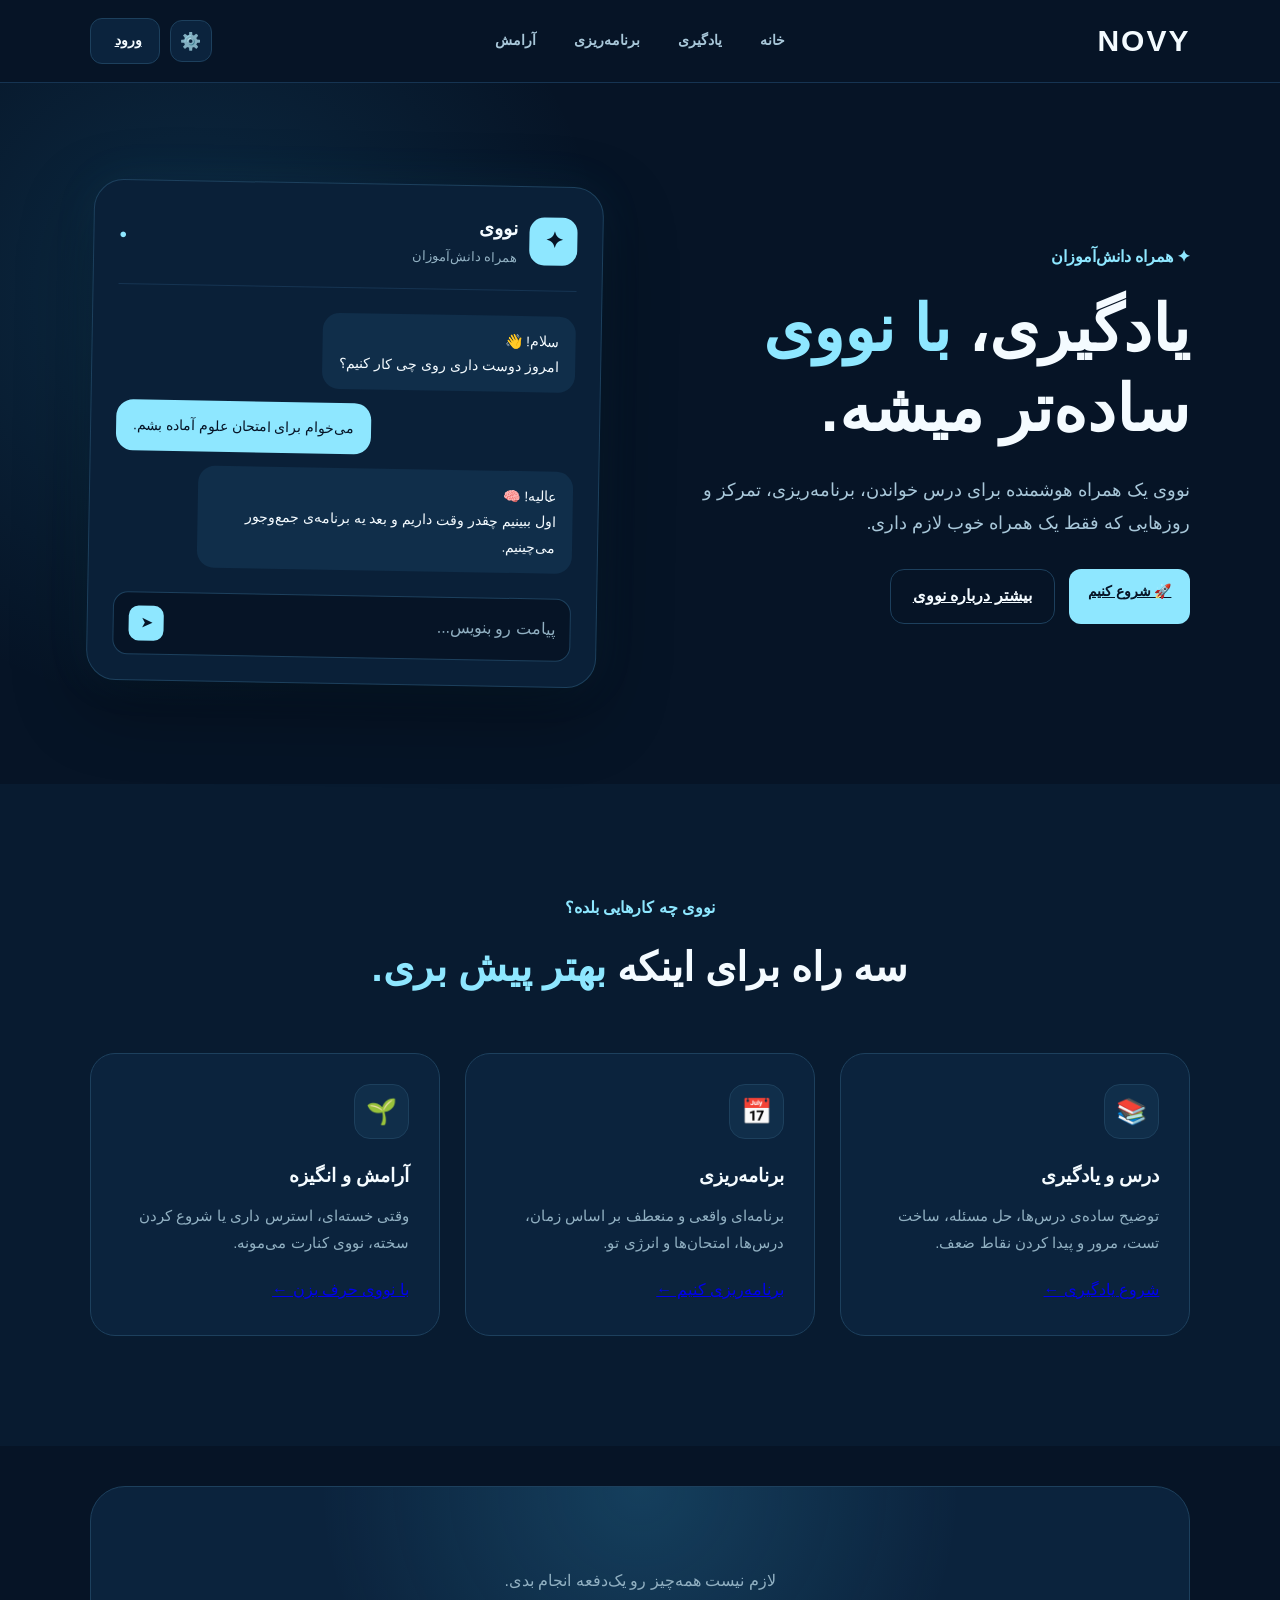
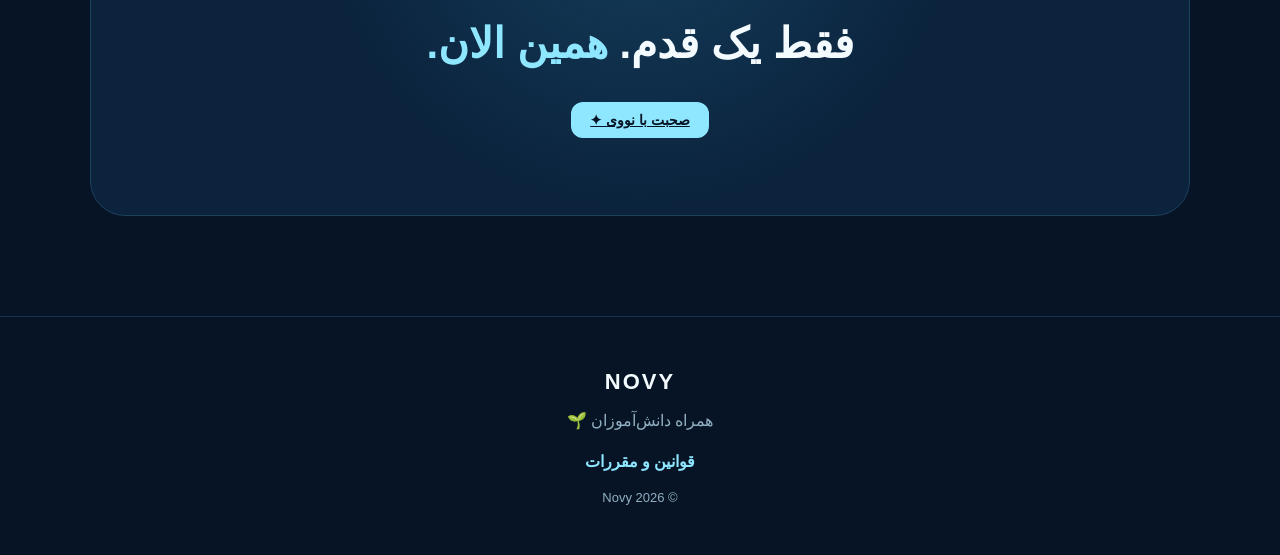
<file: index.html>
<!DOCTYPE html>
<html lang="fa" dir="rtl">

<head>
    <meta charset="UTF-8">

    <meta
        name="viewport"
        content="width=device-width, initial-scale=1.0"
    >

    <title>نووی | همراه دانش‌آموزان</title>

    <link rel="stylesheet" href="style.css">
</head>

<body>

    <!-- ==================== Navbar ==================== -->

    <header class="navbar">

        <a href="#home" class="logo">
            NOVY
        </a>

        <nav class="menu">

            <a href="#home" data-i18n="home">
                خانه
            </a>

            <a href="#learning" data-i18n="learning">
                یادگیری
            </a>

            <a href="#planning" data-i18n="planning">
                برنامه‌ریزی
            </a>

            <a href="#calm" data-i18n="calm">
                آرامش
            </a>

        </nav>

        <div class="navbar-actions">

            <button
                class="settings-button"
                id="themeButton"
                aria-label="تنظیمات تم"
                data-i18n-aria="themeSettings"
            >
                ⚙️
            </button>

            <a
                href="login.html"
                class="login-button"
                data-i18n="login"
            >
                ورود
            </a>

        </div>

    </header>


    <!-- ==================== Theme Panel ==================== -->

    <div
        class="theme-panel"
        id="themePanel"
    >

        <div class="theme-panel-header">

            <h3 data-i18n="novyAppearance">
                ظاهر نووی
            </h3>

            <button
                class="close-theme-panel"
                id="closeThemePanel"
                aria-label="بستن"
                data-i18n-aria="close"
            >
                ×
            </button>

        </div>


        <p
            class="theme-panel-description"
            data-i18n="chooseTheme"
        >
            تم مورد علاقه‌ات رو انتخاب کن.
        </p>


        <!-- ==================== Language ==================== -->

        <div class="language-section">

            <h4 data-i18n="language">
                زبان
            </h4>

            <div class="language-options">

                <button
                    class="language-option"
                    data-lang="fa"
                >
                    فارسی
                </button>

                <button
                    class="language-option"
                    data-lang="en"
                >
                    English
                </button>

                <button
                    class="language-option"
                    data-lang="ar"
                >
                    العربية
                </button>

            </div>

        </div>


        <!-- ==================== Themes ==================== -->

        <div class="theme-options">

            <button
                class="theme-option"
                data-theme="black"
            >

                <span
                    class="theme-preview black-preview"
                ></span>

                <span data-i18n="black">
                    مشکی
                </span>

            </button>


            <button
                class="theme-option"
                data-theme="navy"
            >

                <span
                    class="theme-preview navy-preview"
                ></span>

                <span data-i18n="navy">
                    سرمه‌ای
                </span>

            </button>


            <button
                class="theme-option"
                data-theme="ice"
            >

                <span
                    class="theme-preview ice-preview"
                ></span>

                <span data-i18n="ice">
                    یخی
                </span>

            </button>

        </div>

    </div>


    <!-- ==================== Main ==================== -->

    <main>

        <!-- ==================== Hero ==================== -->

        <section
            class="hero"
            id="home"
        >

            <div class="hero-content">

                <p
                    class="eyebrow"
                    data-i18n="eyebrow"
                >
                    ✦ همراه دانش‌آموزان
                </p>

                <h1 data-i18n="heroTitle">
                    یادگیری،
                    <span>با نووی</span>
                    ساده‌تر میشه.
                </h1>

                <p
                    class="hero-description"
                    data-i18n="heroDescription"
                >
                    نووی یک همراه هوشمنده برای درس خواندن،
                    برنامه‌ریزی، تمرکز و روزهایی که
                    فقط یک همراه خوب لازم داری.
                </p>

                <div class="hero-buttons">

                    <a
                        href="login.html"
                        class="primary-button"
                        data-i18n="start"
                    >
                        🚀 شروع کنیم
                    </a>

                    <a
                        href="#features"
                        class="secondary-button"
                        data-i18n="aboutNovy"
                    >
                        بیشتر درباره نووی
                    </a>

                </div>

            </div>


            <!-- ==================== Novy Chat Preview ==================== -->

            <div class="novy-card">

                <div class="card-header">

                    <div class="novy-avatar">
                        ✦
                    </div>

                    <div>

                        <h3 data-i18n="novy">
                            نووی
                        </h3>

                        <p data-i18n="studentCompanion">
                            همراه دانش‌آموزان
                        </p>

                    </div>

                    <span class="online">
                        ●
                    </span>

                </div>


                <div class="chat-preview">

                    <div class="message novy-message">

                        <span data-i18n="chatHello">
                            سلام! 👋
                        </span>

                        <br>

                        <span data-i18n="chatQuestion">
                            امروز دوست داری روی چی کار کنیم؟
                        </span>

                    </div>


                    <div
                        class="message user-message"
                        data-i18n="chatUser"
                    >
                        می‌خوام برای امتحان علوم آماده بشم.
                    </div>


                    <div class="message novy-message">

                        <span data-i18n="chatGreat">
                            عالیه! 🧠
                        </span>

                        <br>

                        <span data-i18n="chatPlan">
                            اول ببینیم چقدر وقت داریم و
                            بعد یه برنامه‌ی جمع‌وجور می‌چینیم.
                        </span>

                    </div>

                </div>


                <div class="fake-input">

                    <span data-i18n="fakeInput">
                        پیامت رو بنویس...
                    </span>

                    <button>
                        ➤
                    </button>

                </div>

            </div>

        </section>


        <!-- ==================== Features ==================== -->

        <section class="features" id="features">

            <div class="section-title">

                <p data-i18n="whatNovyDoes">
                    نووی چه کارهایی بلده؟
                </p>

                <h2 data-i18n="threeWays">
                    سه راه برای اینکه
                    <span>
                        بهتر پیش بری.
                    </span>
                </h2>

            </div>


            <div class="feature-grid">


                <!-- ==================== Learning ==================== -->

                <article
                    class="feature-card"
                    id="learning"
                >

                    <div class="feature-icon">
                        📚
                    </div>

                    <h3 data-i18n="learningTitle">
                        درس و یادگیری
                    </h3>

                    <p data-i18n="learningDescription">
                        توضیح ساده‌ی درس‌ها، حل مسئله،
                        ساخت تست، مرور و پیدا کردن نقاط ضعف.
                    </p>

                    <a
                        href="login.html"
                        data-i18n="learningButton"
                    >
                        شروع یادگیری ←
                    </a>

                </article>


                <!-- ==================== Planning ==================== -->

                <article
                    class="feature-card"
                    id="planning"
                >

                    <div class="feature-icon">
                        📅
                    </div>

                    <h3 data-i18n="planningTitle">
                        برنامه‌ریزی
                    </h3>

                    <p data-i18n="planningDescription">
                        برنامه‌ای واقعی و منعطف بر اساس
                        زمان، درس‌ها، امتحان‌ها و انرژی تو.
                    </p>

                    <a
                        href="login.html"
                        data-i18n="planningButton"
                    >
                        برنامه‌ریزی کنیم ←
                    </a>

                </article>


                <!-- ==================== Calm ==================== -->

                <article
                    class="feature-card"
                    id="calm"
                >

                    <div class="feature-icon">
                        🌱
                    </div>

                    <h3 data-i18n="calmTitle">
                        آرامش و انگیزه
                    </h3>

                    <p data-i18n="calmDescription">
                        وقتی خسته‌ای، استرس داری یا
                        شروع کردن سخته، نووی کنارت می‌مونه.
                    </p>

                    <a
                        href="login.html"
                        data-i18n="calmButton"
                    >
                        با نووی حرف بزن ←
                    </a>

                </article>

            </div>

        </section>


        <!-- ==================== Final Section ==================== -->

        <section class="final-section">

            <p data-i18n="finalDescription">
                لازم نیست همه‌چیز رو یک‌دفعه انجام بدی.
            </p>

            <h2 data-i18n="finalTitle">
                فقط یک قدم.
                <span>
                    همین الان.
                </span>
            </h2>

            <a
                href="login.html"
                class="primary-button"
                data-i18n="talkToNovy"
            >
                صحبت با نووی ✦
            </a>

        </section>

    </main>


    <!-- ==================== Footer ==================== -->

    <footer>

        <div class="footer-logo">
            NOVY
        </div>

        <p data-i18n="footerCompanion">
            همراه دانش‌آموزان 🌱
        </p>

        <p class="footer-links">
            <a href="terms.html" data-i18n="termsLink">قوانین و مقررات</a>
        </p>

        <p class="copyright">
            © 2026 Novy
        </p>

    </footer>


    <script src="script.js"></script>

</body>

</html>
</file>
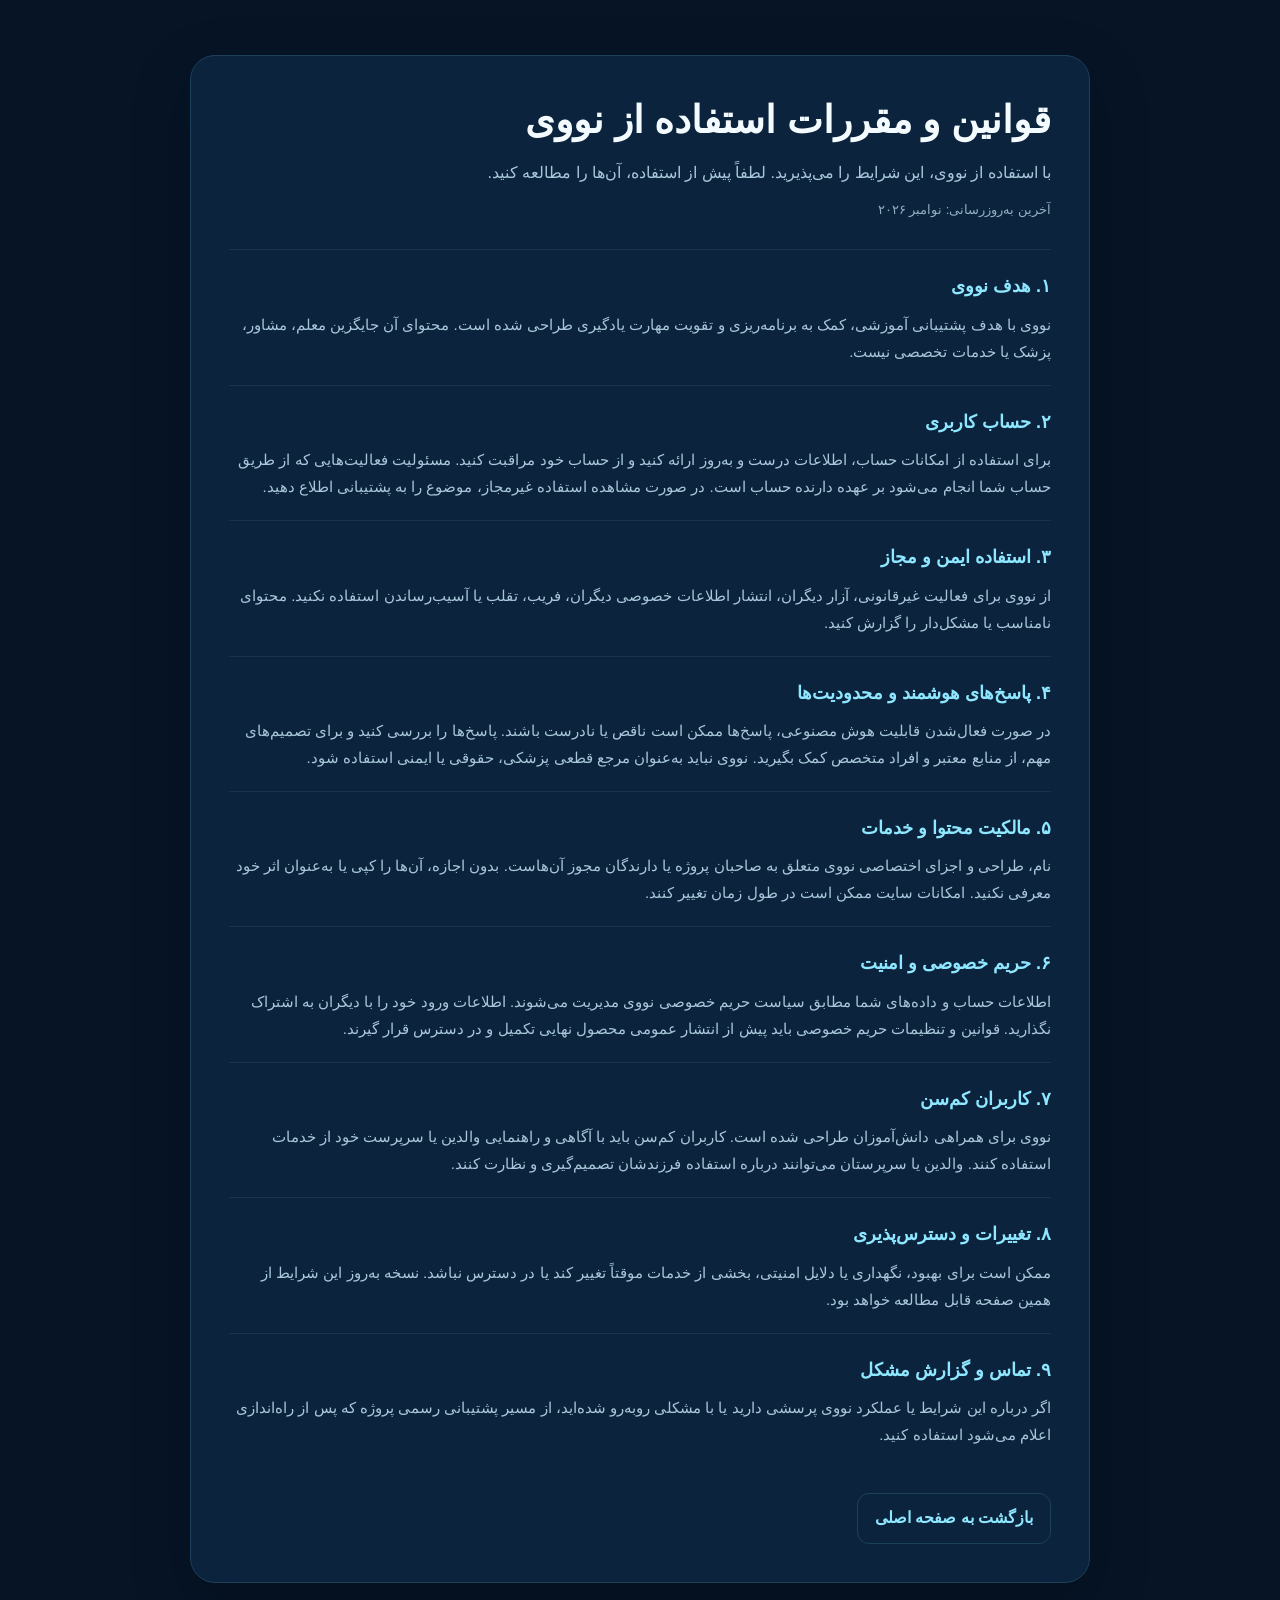
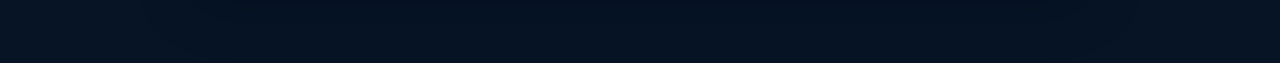
<file: terms.html>
<!DOCTYPE html>
<html lang="fa" dir="rtl">
<head>
    <meta charset="UTF-8">
    <meta name="viewport" content="width=device-width, initial-scale=1.0">
    <meta name="description" content="قوانین و مقررات استفاده از نووی">
    <title>قوانین و مقررات | نووی</title>
    <link rel="stylesheet" href="style.css">
</head>
<body data-page="terms">
    <main class="terms-page">
        <article class="terms-container">
            <h1 data-i18n="termsHeading">قوانین و مقررات استفاده از نووی</h1>
            <p class="terms-intro" data-i18n="termsIntro">با استفاده از نووی، این شرایط را می‌پذیرید. لطفاً پیش از استفاده، آن‌ها را مطالعه کنید.</p>
            <p class="terms-updated" data-i18n="termsUpdated">آخرین به‌روزرسانی: نوامبر ۲۰۲۶</p>
            <section class="terms-section"><h2 data-i18n="termsS1Title">۱. هدف نووی</h2><p data-i18n="termsS1Text">نووی با هدف پشتیبانی آموزشی، کمک به برنامه‌ریزی و تقویت مهارت یادگیری طراحی شده است. محتوای آن جایگزین معلم، مشاور، پزشک یا خدمات تخصصی نیست.</p></section>
            <section class="terms-section"><h2 data-i18n="termsS2Title">۲. حساب کاربری</h2><p data-i18n="termsS2Text">برای استفاده از امکانات حساب، اطلاعات درست و به‌روز ارائه کنید و از حساب خود مراقبت کنید.</p></section>
            <section class="terms-section"><h2 data-i18n="termsS3Title">۳. استفاده ایمن و مجاز</h2><p data-i18n="termsS3Text">از نووی برای فعالیت غیرقانونی، آزار دیگران یا آسیب‌رساندن استفاده نکنید.</p></section>
            <section class="terms-section"><h2 data-i18n="termsS4Title">۴. پاسخ‌های هوشمند و محدودیت‌ها</h2><p data-i18n="termsS4Text">در صورت فعال‌شدن قابلیت هوش مصنوعی، پاسخ‌ها ممکن است ناقص یا نادرست باشند.</p></section>
            <section class="terms-section"><h2 data-i18n="termsS5Title">۵. مالکیت محتوا و خدمات</h2><p data-i18n="termsS5Text">نام، طراحی و اجزای اختصاصی نووی متعلق به صاحبان پروژه یا دارندگان مجوز آن‌هاست.</p></section>
            <section class="terms-section"><h2 data-i18n="termsS6Title">۶. حریم خصوصی و امنیت</h2><p data-i18n="termsS6Text">اطلاعات حساب و داده‌های شما مطابق سیاست حریم خصوصی نووی مدیریت می‌شوند.</p></section>
            <section class="terms-section"><h2 data-i18n="termsS7Title">۷. کاربران کم‌سن</h2><p data-i18n="termsS7Text">کاربران کم‌سن باید با آگاهی و راهنمایی والدین یا سرپرست خود از خدمات استفاده کنند.</p></section>
            <section class="terms-section"><h2 data-i18n="termsS8Title">۸. تغییرات و دسترس‌پذیری</h2><p data-i18n="termsS8Text">ممکن است برای بهبود، نگهداری یا دلایل امنیتی، بخشی از خدمات موقتاً تغییر کند یا در دسترس نباشد.</p></section>
            <section class="terms-section"><h2 data-i18n="termsS9Title">۹. تماس و گزارش مشکل</h2><p data-i18n="termsS9Text">برای پرسش یا گزارش مشکل، از مسیر پشتیبانی رسمی پروژه که پس از راه‌اندازی اعلام می‌شود استفاده کنید.</p></section>
            <div class="terms-back-wrap"><a class="terms-back-link" href="index.html" data-i18n="termsBack">بازگشت به صفحه اصلی</a></div>
        </article>
    </main>
    <script src="script.js"></script>
</body>
</html>
</file>
<file: style.css>
/* ==================== Theme System ==================== */

:root {
    --bg-main: #061426;
    --bg-section: #081b30;
    --bg-card: #0b233d;
    --bg-chat: #0a2038;
    --bg-message: #102e4a;

    --text-main: #f4fbff;
    --text-soft: #a8c7d9;
    --text-muted: #91b0c2;

    --accent: #8ee7ff;
    --accent-dark: #061426;

    --border: #1d405d;
    --border-soft: #163452;
}


/* ==================== Reset ==================== */

* {
    margin: 0;
    padding: 0;
    box-sizing: border-box;
}

html {
    scroll-behavior: smooth;
}

body {
    font-family: Arial, sans-serif;
    background: var(--bg-main);
    color: var(--text-main);
    line-height: 1.8;
}


/* ==================== Navbar ==================== */

.navbar {
    width: 100%;
    min-height: 76px;

    padding: 14px 7%;

    display: grid;
    grid-template-columns: 1fr auto 1fr;

    align-items: center;

    background: var(--bg-main);

    border-bottom: 1px solid var(--border-soft);

    position: sticky;
    top: 0;

    z-index: 100;
}


/* ==================== NOVY Logo ==================== */

.logo {
    justify-self: start;

    font-size: 30px;
    font-weight: 900;

    color: var(--text-main);

    text-decoration: none;

    letter-spacing: 2px;

    transition: 0.25s;
}

.logo:hover {
    color: var(--accent);
}


/* ==================== Menu ==================== */

.menu {
    display: flex;
    align-items: center;
    justify-content: center;

    gap: 34px;
}

.menu a {
    position: relative;

    color: var(--text-soft);

    text-decoration: none;

    font-size: 14px;
    font-weight: 600;

    padding: 7px 2px;

    transition: 0.25s;
}

.menu a::after {
    content: "";

    position: absolute;

    right: 0;
    bottom: 0;

    width: 0;
    height: 2px;

    border-radius: 5px;

    background: var(--accent);

    transition: 0.25s;
}

.menu a:hover {
    color: var(--text-main);
}

.menu a:hover::after {
    width: 100%;
}


/* ==================== Navbar Actions ==================== */

.navbar-actions {
    justify-self: end;

    display: flex;
    align-items: center;

    gap: 10px;
}

button {
    font-family: inherit;
    border: none;
    cursor: pointer;
}


/* ==================== Settings ==================== */

.settings-button {
    width: 42px;
    height: 42px;

    display: grid;
    place-items: center;

    background: var(--bg-card);

    border: 1px solid var(--border);

    color: var(--text-soft);

    border-radius: 12px;

    font-size: 17px;

    transition: 0.25s;
}

.settings-button:hover {
    border-color: var(--accent);
    color: var(--accent);

    background: var(--bg-message);
}


/* ==================== Login ==================== */

.login-button {
    min-width: 70px;

    padding: 9px 17px;

    background: var(--bg-card);

    border: 1px solid var(--border);

    color: var(--text-main);

    border-radius: 12px;

    font-size: 14px;
    font-weight: 700;

    transition: 0.25s;
}

.login-button:hover {
    border-color: var(--accent);

    color: var(--accent);

    background: var(--bg-message);
}


/* ==================== Theme Panel ==================== */

.theme-panel {
    position: fixed;

    top: 86px;
    right: 7%;

    width: 280px;

    padding: 20px;

    background: var(--bg-card);

    border: 1px solid var(--border);

    border-radius: 20px;

    box-shadow:
        0 20px 60px rgba(0, 0, 0, 0.4);

    z-index: 1000;

    display: none;
}

.theme-panel-header {
    display: flex;

    align-items: center;

    justify-content: space-between;

    margin-bottom: 8px;
}

.theme-panel-header h3 {
    color: var(--text-main);

    font-size: 18px;
}

.close-theme-panel {
    width: 32px;
    height: 32px;

    display: grid;
    place-items: center;

    background: transparent;

    color: var(--text-soft);

    border-radius: 9px;

    font-size: 22px;

    transition: 0.2s;
}

.close-theme-panel:hover {
    background: var(--bg-message);

    color: var(--accent);
}

.theme-panel-description {
    color: var(--text-muted);

    font-size: 13px;

    margin-bottom: 16px;
}

.theme-options {
    display: flex;

    flex-direction: column;

    gap: 9px;
}

.theme-option {
    width: 100%;

    padding: 11px 13px;

    display: flex;

    align-items: center;

    gap: 11px;

    background: var(--bg-message);

    border: 1px solid var(--border);

    border-radius: 12px;

    color: var(--text-main);

    font-size: 14px;

    text-align: right;

    transition: 0.2s;
}

.theme-option:hover {
    border-color: var(--accent);

    color: var(--accent);

    transform: translateX(-2px);
}

.theme-preview {
    width: 25px;
    height: 25px;

    flex-shrink: 0;

    border-radius: 8px;

    border: 1px solid var(--border);
}

.black-preview {
    background: #050505;
}

.navy-preview {
    background: #061426;
}

.ice-preview {
    background: #eaf9ff;
}


/* ==================== Main Buttons ==================== */

.chat-button,
.primary-button {
    background: var(--accent);

    color: var(--accent-dark);

    padding: 10px 19px;

    border-radius: 12px;

    font-size: 14px;
    font-weight: 800;

    transition: 0.25s;
}

.chat-button:hover,
.primary-button:hover {
    transform: translateY(-2px);

    box-shadow:
        0 10px 28px rgba(80, 207, 255, 0.22);
}


/* ==================== Hero ==================== */

.hero {
    min-height: 680px;

    padding: 100px 7%;

    display: grid;

    grid-template-columns: 1fr 1fr;

    align-items: center;

    gap: 80px;

    background:
        radial-gradient(
            circle at 15% 30%,
            rgba(45, 159, 218, 0.16),
            transparent 35%
        ),
        var(--bg-main);
}

.eyebrow {
    color: var(--accent);

    font-weight: 800;

    margin-bottom: 18px;
}

.hero h1 {
    font-size: clamp(45px, 5vw, 72px);

    line-height: 1.25;

    color: var(--text-main);

    margin-bottom: 25px;
}

.hero h1 span,
.section-title h2 span,
.final-section h2 span {
    color: var(--accent);
}

.hero-description {
    max-width: 580px;

    color: var(--text-soft);

    font-size: 18px;

    margin-bottom: 30px;
}

.hero-buttons {
    display: flex;

    gap: 14px;

    flex-wrap: wrap;
}

.secondary-button {
    background: transparent;

    border: 1px solid var(--border);

    color: var(--text-main);

    padding: 12px 22px;

    border-radius: 14px;

    font-weight: 700;

    transition: 0.25s;
}

.secondary-button:hover {
    border-color: var(--accent);

    color: var(--accent);
}


/* ==================== Chat Card ==================== */

.novy-card {
    background: var(--bg-chat);

    border: 1px solid var(--border);

    border-radius: 30px;

    padding: 25px;

    color: var(--text-main);

    box-shadow:
        0 25px 70px rgba(0, 0, 0, 0.35),
        0 0 45px rgba(53, 184, 238, 0.08);

    transform: rotate(1deg);

    transition: 0.3s;
}

.novy-card:hover {
    transform: rotate(0deg) translateY(-6px);
}

.card-header {
    display: flex;

    align-items: center;

    gap: 12px;

    padding-bottom: 20px;

    border-bottom: 1px solid var(--border-soft);
}

.novy-avatar {
    width: 48px;
    height: 48px;

    border-radius: 15px;

    display: grid;
    place-items: center;

    background: var(--accent);

    color: var(--accent-dark);

    font-size: 22px;

    font-weight: bold;
}

.card-header h3 {
    font-size: 19px;
}

.card-header p {
    color: var(--text-muted);

    font-size: 13px;
}

.online {
    margin-right: auto;

    color: var(--accent);

    font-size: 13px;
}

.chat-preview {
    padding: 25px 0;

    display: flex;

    flex-direction: column;

    gap: 14px;
}

.message {
    padding: 13px 17px;

    border-radius: 17px;

    max-width: 82%;

    font-size: 14px;
}

.novy-message {
    background: var(--bg-message);

    color: var(--text-main);

    align-self: flex-start;
}

.user-message {
    background: var(--accent);

    color: var(--accent-dark);

    align-self: flex-end;
}

.fake-input {
    background: var(--bg-main);

    border: 1px solid var(--border);

    border-radius: 15px;

    padding: 13px 15px;

    display: flex;

    align-items: center;

    justify-content: space-between;

    color: var(--text-muted);
}

.fake-input button {
    width: 35px;
    height: 35px;

    border-radius: 10px;

    background: var(--accent);

    color: var(--accent-dark);

    font-weight: bold;
}


/* ==================== Features ==================== */

.features {
    padding: 110px 7%;

    background: var(--bg-section);
}

.section-title {
    text-align: center;

    margin-bottom: 50px;
}

.section-title > p {
    color: var(--accent);

    font-weight: 800;
}

.section-title h2 {
    font-size: 40px;

    color: var(--text-main);

    margin-top: 8px;
}

.feature-grid {
    display: grid;

    grid-template-columns: repeat(3, 1fr);

    gap: 25px;
}

.feature-card {
    background: var(--bg-card);

    border: 1px solid var(--border);

    border-radius: 25px;

    padding: 30px;

    transition: 0.3s;
}

.feature-card:hover {
    transform: translateY(-8px);

    border-color: var(--accent);

    box-shadow:
        0 18px 40px rgba(0, 0, 0, 0.3);
}

.feature-icon {
    width: 55px;
    height: 55px;

    display: grid;

    place-items: center;

    background: var(--bg-message);

    border: 1px solid var(--border);

    border-radius: 16px;

    font-size: 25px;

    margin-bottom: 20px;
}

.feature-card h3 {
    color: var(--text-main);

    margin-bottom: 10px;
}

.feature-card p {
    color: var(--text-muted);

    font-size: 15px;

    margin-bottom: 20px;
}

.feature-card button {
    background: transparent;

    color: var(--accent);

    font-weight: 800;
}


/* ==================== Final Section ==================== */

.final-section {
    margin: 40px 7% 100px;

    padding: 80px 30px;

    text-align: center;

    border-radius: 35px;

    background:
        radial-gradient(
            circle at 50% 0%,
            rgba(66, 190, 239, 0.18),
            transparent 50%
        ),
        var(--bg-card);

    border: 1px solid var(--border);
}

.final-section p {
    color: var(--text-muted);

    margin-bottom: 10px;
}

.final-section h2 {
    font-size: 42px;

    margin-bottom: 25px;
}


/* ==================== Footer ==================== */

footer {
    padding: 45px 7%;

    text-align: center;

    background: var(--bg-main);

    border-top: 1px solid var(--border-soft);
}

footer p {
    color: var(--text-muted);
}

.footer-logo {
    color: var(--text-main);

    font-size: 22px;

    font-weight: 900;

    letter-spacing: 2px;

    margin-bottom: 5px;
}

.copyright {
    font-size: 13px;

    margin-top: 10px;
}


/* ==================== Mobile ==================== */

@media (max-width: 850px) {

    .navbar {
        min-height: 68px;

        padding: 12px 5%;

        display: flex;

        gap: 12px;
    }

    .logo {
        font-size: 23px;

        margin-right: auto;
    }

    .menu {
        display: none;
    }

    .navbar-actions {
        gap: 6px;
    }

    .settings-button {
        width: 38px;
        height: 38px;

        font-size: 16px;
    }

    .login-button {
        min-width: auto;

        padding: 8px 12px;

        font-size: 13px;
    }

    .chat-button {
        padding: 9px 12px;

        font-size: 12px;
    }

    .hero {
        grid-template-columns: 1fr;

        padding-top: 60px;
    }

    .feature-grid {
        grid-template-columns: 1fr;
    }

    .hero h1 {
        font-size: 45px;
    }

    .final-section h2 {
        font-size: 32px;
    }

    .theme-panel {
        top: 76px;

        right: 5%;

        width: 270px;
    }
}


/* ==================== Small Mobile ==================== */

@media (max-width: 500px) {

    .navbar {
        padding: 11px 4%;
    }

    .logo {
        font-size: 21px;
    }

    .navbar-actions {
        gap: 5px;
    }

    .settings-button {
        width: 36px;
        height: 36px;
    }

    .login-button {
        padding: 7px 10px;
    }

    .chat-button {
        padding: 8px 10px;

        font-size: 11px;
    }

    .theme-panel {
        right: 4%;

        width: 92%;

        max-width: 280px;
    }

}


/* ==================== Login Page ==================== */

.login-page {
    min-height: 100vh;

    display: flex;
    align-items: center;
    justify-content: center;

    padding: 30px;

    background:
        radial-gradient(
            circle at top,
            rgba(142, 231, 255, 0.10),
            transparent 45%
        ),
        var(--bg-main);
}


.login-page-box {
    position: relative;

    width: min(430px, 100%);

    padding: 42px 36px;

    background: var(--bg-card);

    border: 1px solid var(--border);

    border-radius: 24px;

    box-shadow:
        0 25px 70px rgba(0, 0, 0, 0.30);

    text-align: center;
}


.login-back {
    position: absolute;

    top: 20px;
    right: 24px;

    color: var(--text-muted);

    text-decoration: none;

    font-size: 14px;

    transition: 0.2s;
}


.login-back:hover {
    color: var(--accent);
}


.login-page-logo {
    margin-top: 20px;
    margin-bottom: 18px;

    font-size: 28px;
    font-weight: 800;

    letter-spacing: 3px;

    color: var(--accent);
}


.login-page-box h1 {
    margin: 0 0 12px;

    color: var(--text-main);

    font-size: 30px;
}


.login-page-description {
    margin: 0 auto 30px;

    max-width: 320px;

    color: var(--text-soft);

    line-height: 1.8;

    font-size: 14px;
}


/* ==================== Login Steps ==================== */

.login-form,
.login-step {
    display: flex;

    flex-direction: column;

    gap: 10px;

    text-align: right;
}


.login-form label,
.login-step label {
    color: var(--text-main);

    font-size: 14px;

    font-weight: 600;
}


/* ==================== Login Inputs ==================== */

.login-form input,
.login-step input {
    width: 100%;

    box-sizing: border-box;

    padding: 14px 16px;

    border: 1px solid var(--border);

    border-radius: 14px;

    outline: none;

    background: var(--bg-chat);

    color: var(--text-main);

    font-family: inherit;

    font-size: 15px;

    transition: 0.2s;
}


.login-form input::placeholder,
.login-step input::placeholder {
    color: var(--text-muted);
}


.login-form input:focus,
.login-step input:focus {
    border-color: var(--accent);

    background: var(--bg-message);

    box-shadow:
        0 0 0 3px rgba(142, 231, 255, 0.10);
}


/* ==================== Login Submit Button ==================== */

.login-page-submit {
    width: 100%;

    margin-top: 12px;

    padding: 14px 18px;

    border: none;

    border-radius: 14px;

    background: var(--accent);

    color: var(--accent-dark);

    font-family: inherit;

    font-size: 15px;

    font-weight: 700;

    cursor: pointer;

    transition:
        transform 0.2s,
        opacity 0.2s;
}


.login-page-submit:hover {
    transform: translateY(-2px);

    opacity: 0.9;
}


.login-page-submit span {
    margin-right: 6px;
}


/* ==================== Login Success ==================== */

.login-success-icon {
    width: 58px;
    height: 58px;

    margin: 0 auto 18px;

    display: grid;
    place-items: center;

    border-radius: 50%;

    background: var(--bg-message);

    border: 1px solid var(--border);

    color: var(--accent);

    font-size: 28px;
    font-weight: 800;
}


.login-step h2 {
    margin-bottom: 10px;

    color: var(--text-main);

    font-size: 23px;
}


/* ==================== Login Mobile ==================== */

@media (max-width: 500px) {

    .login-page {
        padding: 20px;
    }

    .login-page-box {
        padding: 38px 22px;
    }

    .login-page-logo {
        font-size: 25px;
    }

    .login-page-box h1 {
        font-size: 26px;
    }

}
/* ==================== Language Buttons ==================== */

.language-section {
    margin-top: 4px;
}

.language-options {
    display: flex;
    flex-direction: column;
    gap: 9px;
    margin-top: 10px;
    margin-bottom: 18px;
}

.language-options .language-option {
    display: block;
    width: 100%;
    min-height: 44px;

    padding: 11px 14px;
    box-sizing: border-box;

    background: var(--bg-message) !important;

    border: 1px solid var(--border) !important;
    border-radius: 12px !important;

    color: var(--text-main) !important;

    font-family: inherit;
    font-size: 14px;
    font-weight: 700;

    text-align: right;

    appearance: none;
    -webkit-appearance: none;

    cursor: pointer;

    transition:
        background 0.2s ease,
        border-color 0.2s ease,
        color 0.2s ease,
        transform 0.2s ease;
}

.language-options .language-option:hover {
    background: var(--bg-message) !important;
    border-color: var(--accent) !important;
    color: var(--accent) !important;

    transform: translateX(-2px);
}

.language-options .language-option.active {
    background: var(--bg-message) !important;
    border-color: var(--accent) !important;
    color: var(--accent) !important;
}

.language-options .language-option:focus {
    outline: none;

    border-color: var(--accent) !important;

    box-shadow:
        0 0 0 2px rgba(142, 231, 255, 0.12);
}

/* ==================== Terms & Conditions Page ==================== */

.footer-links {
    margin-top: 12px;
}

.footer-links a,
.terms-back-link {
    color: var(--accent);
    text-decoration: none;
    font-weight: 700;
    transition: color 0.2s ease;
}

.footer-links a:hover,
.terms-back-link:hover {
    color: var(--text-main);
}

.terms-page {
    min-height: 100vh;
    padding: 55px 7% 80px;
    background: var(--bg-main);
}

.terms-container {
    width: min(900px, 100%);
    margin: 0 auto;
    padding: 38px;
    background: var(--bg-card);
    border: 1px solid var(--border);
    border-radius: 25px;
    box-shadow: 0 20px 60px rgba(0, 0, 0, 0.22);
}

.terms-container h1 {
    color: var(--text-main);
    font-size: clamp(27px, 4vw, 38px);
    line-height: 1.4;
    margin-bottom: 12px;
}

.terms-intro {
    color: var(--text-soft);
    margin-bottom: 10px;
}

.terms-updated {
    color: var(--text-muted);
    font-size: 13px;
    margin-bottom: 28px;
}

.terms-section {
    padding: 20px 0;
    border-top: 1px solid var(--border-soft);
}

.terms-section h2 {
    color: var(--accent);
    font-size: 18px;
    margin-bottom: 8px;
}

.terms-section p {
    color: var(--text-soft);
    font-size: 15px;
}

.terms-back-wrap {
    margin-top: 25px;
}

.terms-back-link {
    display: inline-block;
    padding: 10px 17px;
    border: 1px solid var(--border);
    border-radius: 12px;
}

@media (max-width: 600px) {
    .terms-page { padding: 28px 4% 50px; }
    .terms-container { padding: 25px 20px; border-radius: 19px; }
    .terms-section { padding: 17px 0; }
}
</file>
